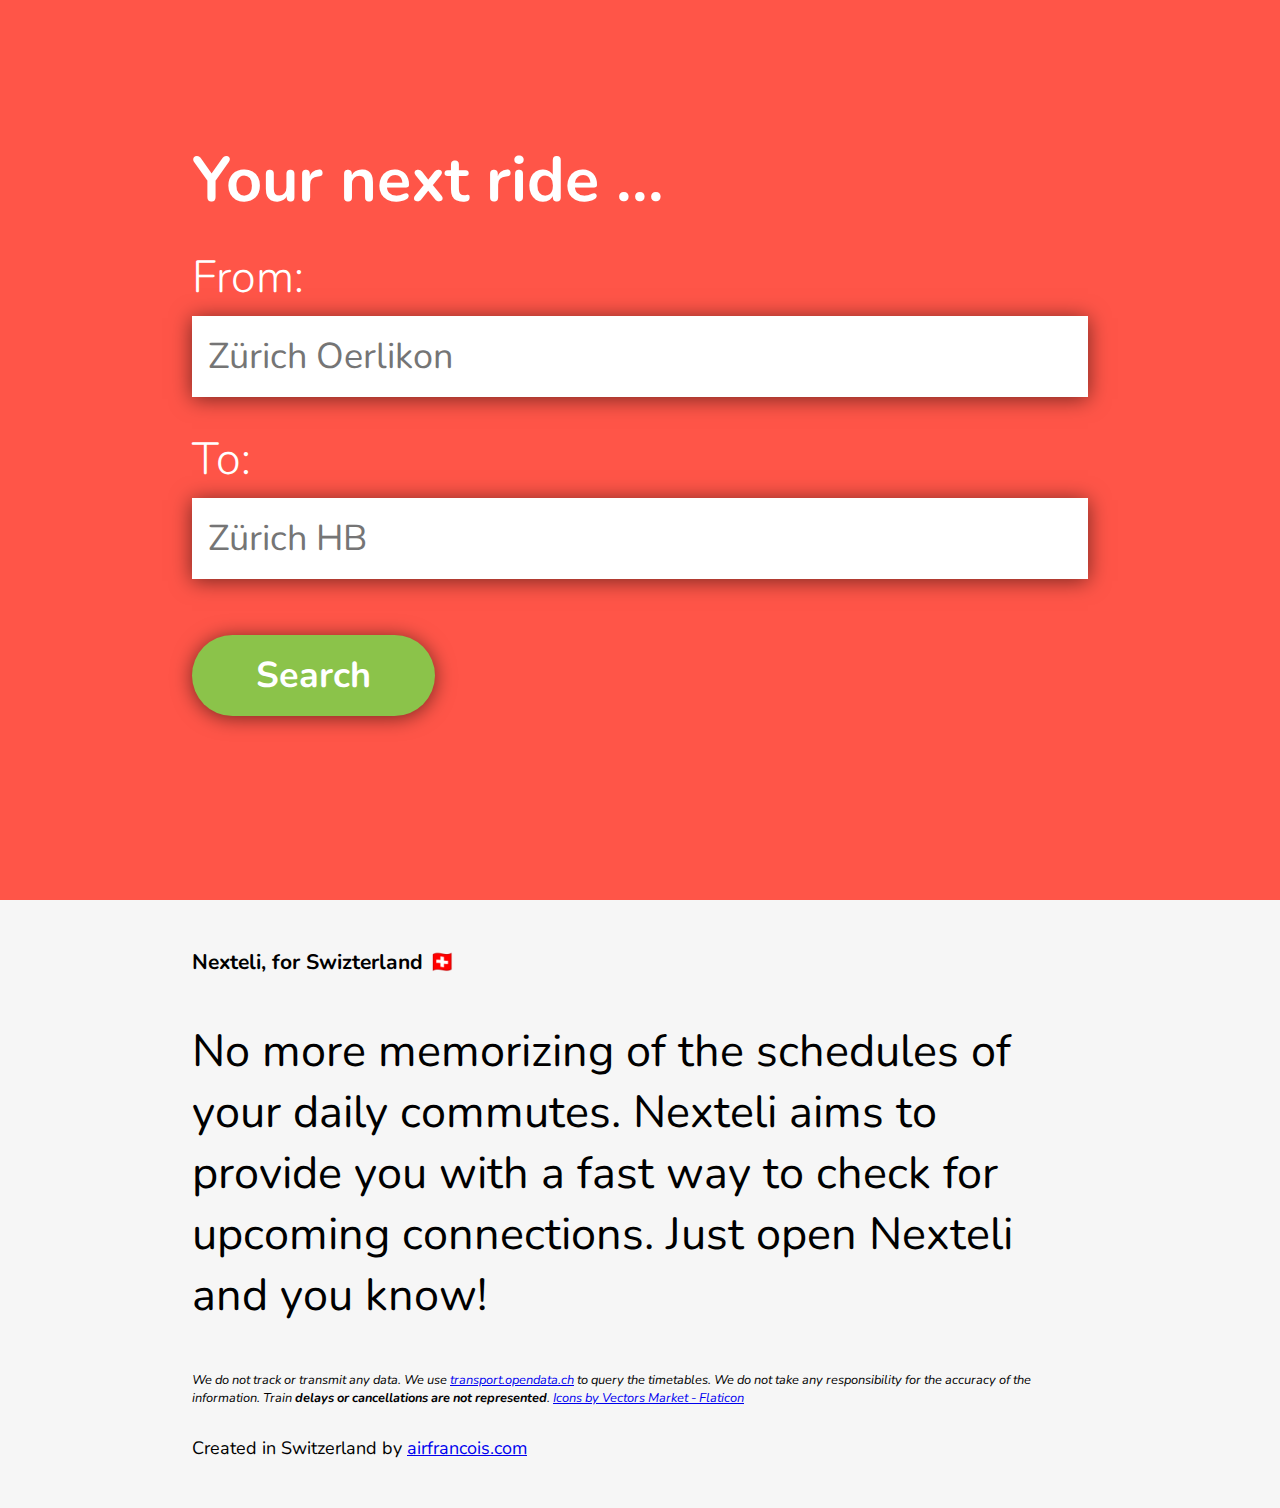
<file: index.html>
<!DOCTYPE html>
<html>
<head>
	<meta charset="utf-8">
	<meta name="viewport" content="user-scalable=no, width=device-width, initial-scale=1.0, maximum-scale=1.0"/>
	<link rel="manifest" href="manifest.webmanifest">
	<link rel="preconnect" href="https://fonts.googleapis.com">
	<link rel="preconnect" href="https://fonts.gstatic.com" crossorigin>
	<link href="https://fonts.googleapis.com/css2?family=Nunito:wght@300;400;900&display=swap" rel="stylesheet">
	<title>Check for your next commute in Switzerland - Nexteli</title>
	<meta name="description" content="Find your next train, tram or bus in Switzerland. Save your daily commutes and have them ready in seconds" />
	<link rel="icon" type="image/png" href="assets/train.png" />
	<link rel="stylesheet" type="text/css" href="styles/app.css">
</head>
<body class="state-search">

<div id="view-search" class="view full-vp-min flex flex-col justify-center bg-red font-white">

	<div class="margin-auto w-content">
		<h1>Your next ride ...</h1>

		<div class="space-lg"></div>

		<form id="form-search">

			<label class="display-block font-300 mb-05-rem">From:</label>
			<input type="text" 
				name="departure"
				placeholder="Zürich Oerlikon"
				class="border-round-8-px bg-white"
				required 
				autocomplete="off">

			<ul
				id="departureCandidatesList" 
				class="ul-no-style mt-05-rem">
			</ul>

			<div
				id="departureNoCandidateAlert"
				class="bg-alert text-center p-2-vmin hidden">
				Could not find any stations!
			</div>

			<div class="space-lg"></div>

			<label class="display-block font-300 mb-05-rem">To:</label>
			<input type="text"
				name="destination" 
				placeholder="Zürich HB"
				class="border-round-8-px bg-white" 
				required
				autocomplete="off">

			<ul
				id="destinationCandidatesList"
				class="ul-no-style mt-05-rem">
			</ul>

			<div id="destinationNoCandidateAlert"
				class="bg-alert text-center p-2-vmin hidden">
				Could not find any stations!
			</div>

			<div class="space-lg-2"></div>
			<button name="submit" class="primary btn-shadow" type="submit">Search</button>
			<div class="space-lg-2"></div>
			<div id="btn-show-connections" class="text-center hidden">
				Go back
				<div class="space-lg-2"></div>
			</div>
		</form>

	</div>

</div>

<div id="view-result" class="view full-vp-min flex flex-col bg-blue">

	<div class="full-vp-min flex flex-col justify-between">
		
		<div>
			<div class="space-lg"></div>
			<div class="margin-auto w-content">
				<h1 class="font-white">Your next ride ...</h1>
			</div>
			<div class="space-lg"></div>

			<ul 
				id="result-list"
				class="ul-no-style">
			</ul>
		</div>

		<div class="w-full flex flex-col justify-center">
			<div class="space-lg"></div>
			<button id="btn-go-form" class="margin-auto w-content bg-blue-light font-white btn-shadow">Add ride</button>
			<div class="space-lg-2"></div>
			<!-- <button id="btn-clear-all" class="warn margin-auto w-content font-white">Clear all rides</button>
			<div class="space-lg"></div> -->
		</div>
	</div>

</div>

<div class="bg-white-light">
	<div class="space-lg-2"></div>
	<div class="w-content margin-auto">

		<h3>Nexteli, for Swizterland 🇨🇭</h3>
		<p class="text-5-vmin">
	 		No more memorizing of the schedules of your daily commutes. Nexteli aims to provide you with a fast way to check for upcoming connections. Just open Nexteli and you know!
		</p>

		<div id="pwa-install-app-container" class="hidden">
			<p class="text-5-vmin">
			For a quick access, add Nexteli to your home screen:
			</p>
			<button id="btn-install-app" class="margin-auto text-5-vmin">
				Add to home screen
			</button>
			<div class="space-lg"></div>
		</div>

		<p class="text-small">
			<i>We do not track or transmit any data. We use <a href="https://transport.opendata.ch" target="_blank">transport.opendata.ch</a> to query the timetables. We do not take any responsibility for the accuracy of the information. Train <b>delays or cancellations are not represented</b>. <a href="https://www.flaticon.com/free-icons/train" title="train icons">Icons by Vectors Market - Flaticon</a></i>
		</p>

		<div class="space-md"></div>
		Created in Switzerland by <a href="https://airfrancois.com" target="_blank">airfrancois.com</a><br>

	</div>
	<div class="space-lg-2"></div>
</div>

<template id="candidate-list-item">
	<li class="candidate-item bg-white font-black p-2-vmin cursor-pointer mb-1px flex flex-row align-center">
		<img src="" alt="" class="candidate-icon"> <span class="candidate-name"></span>
	</li>
</template>

<template id="result-list-item">
	<li 
		class="result-item flex flex-col align-center justify-around mb-8-vmin relative">
		
		<div class="margin-auto w-content flex flex-row justify-between font-700 font-white mb-1-vmin text-4-vmin">
			<div class="result-departure"></div>
			<div>&#x2192;</div>
			<div class="result-destination"></div>
		</div>

		<div class="relative w-full ml-10-per">
			<div 
				class="result-connections-list w-full flex flex-row gap-1vmin overflow-x-auto pr-10-per scroll-smooth">
				<!-- Rendering connection items -->
			</div>
			<div 
				class="connection-nav absolute top-0 right-0 bottom-0 flex flex-col justify-center align-center"
				onclick="onConnectionListNavInput(this, 1)">
				<!-- &#8250; -->
			</div>
			<div 
				class="connection-nav connection-nav-prev absolute top-0 left-0 bottom-0 flex flex-col justify-center align-center"
				onclick="onConnectionListNavInput(this, -1)">
				<!-- &#8249; -->
			</div>
		</div>
	</li>
</template>

<template id="departure-slot-item">
	<departure-slot class="connection-item w-full flex flex-row align-center justify-center font-black unselectable">
		<div class="min-width-25-vmin flex flex-col align-center justify-center pv-5-vmin align-self-stretch bg-white">
			<img src="" class="result-icon mb-1-vmin">
			<div class="result-line font-700"></div>
		</div>
		<div class="flex flex-col text-center text-5-vmin w-55-vmin justify-center pv-5-vmin align-self-stretch bg-white">
			<div class="result-platform"></div>
			<div class="result-duration text-4-vmin"></div>
		</div>
		<div class="min-width-25-vmin text-center flex flex-col justify-center pv-5-vmin align-self-stretch bg-white">
			<div class="result-time font-blue-dark font-700 text-10-vmin"></div>
			<div class="result-departure-time relative" style="left: -2px;"></div>
		</div>
	</departure-slot>
</template>

<script type="text/javascript" src="src/components/departure-slot.js"></script>
<script type="text/javascript" src="src/utils.js"></script>
<script type="text/javascript" src="src/transport.js"></script>
<script type="text/javascript" src="src/view-manager.js"></script>
<script type="text/javascript" src="src/itinerary.js"></script>
<script type="text/javascript" src="src/station-form.js"></script>
<script type="text/javascript" src="src/app.js"></script>

</body>
</html>
</file>
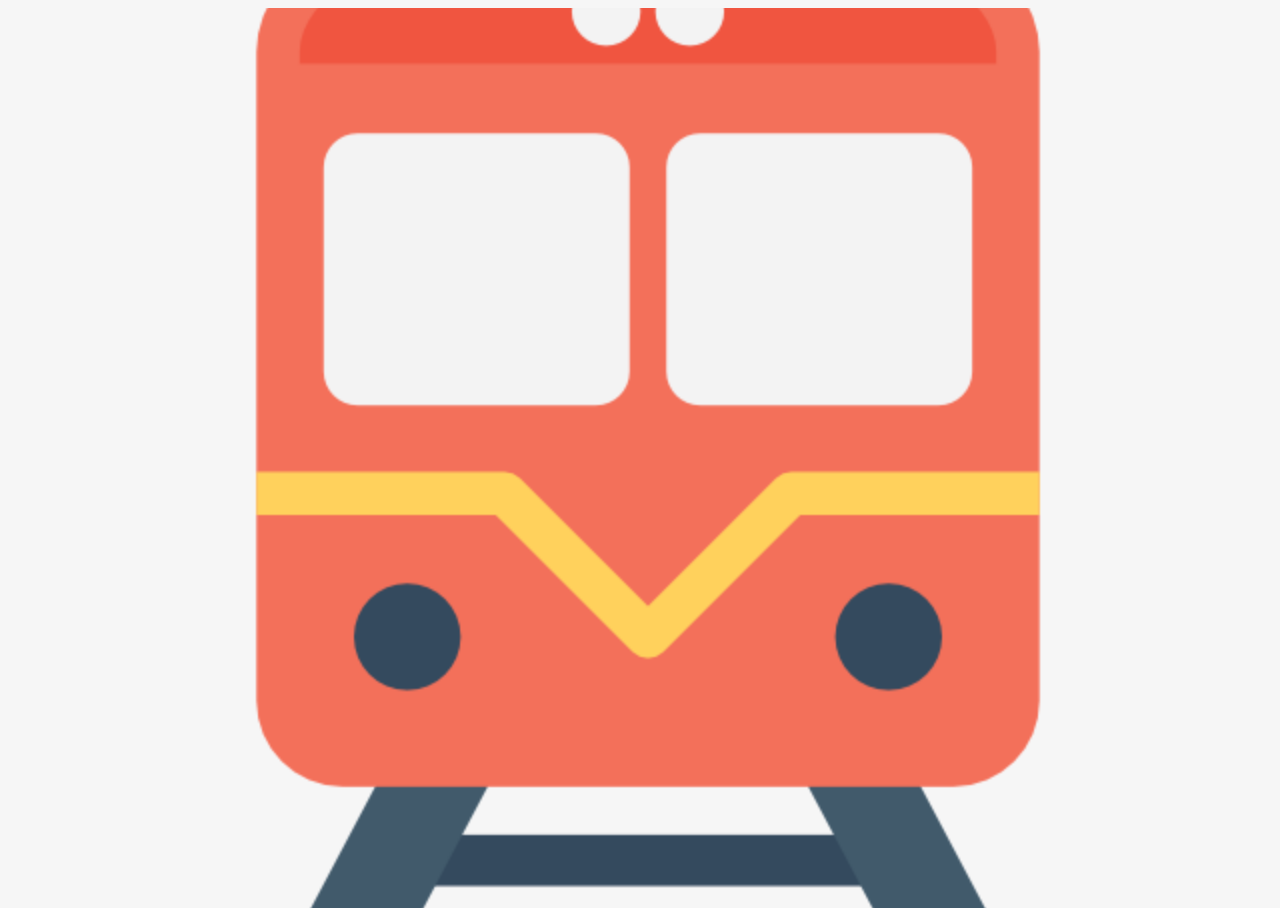
<file: offline.html>
<!DOCTYPE html>
<html lang="en">
  <head>
    <title>Offline</title>
    <meta charset="utf-8">
    <meta http-equiv="X-UA-Compatible" content="IE=edge">
    <meta name="viewport" content="width=device-width, initial-scale=1">
    <meta name="theme-color" content="#3f51b5">
    <link rel="manifest" href="manifest.webmanifest">
    <style>
      html, body {
        width: 100%;
        height: 100%;
        overflow: hidden;
        background: #F6F6F6;
      }
      body {
        font-family: -apple-system, BlinkMacSystemFont, "Segoe UI", Roboto, Helvetica, Arial, sans-serif, "Apple Color Emoji", "Segoe UI Emoji", "Segoe UI Symbol";
        -webkit-font-smoothing: antialiased;
      }
      h1 {
        margin-top: 2rem;
        font-size: 18px;
      }
      img {
        display: block;
        margin-left: auto;
        margin-right: auto;
      }
      h1, div {
        text-align: center;
      }
      .full {
        width: 100%;
        height: 100%;
        overflow: hidden;
      }
      .flex { display: flex; }
      .flex-col { flex-direction: column; }
      .flex-row { flex-direction: row; }
      .justify-center { justify-content: center; }
      .align-center { align-items: center; }
      .logo {
        width: 80%;
      }
    </style>
  </head>
  <body>
    <div class="full flex flex-col justify-center align-center">
      <img class="logo" src="[data-uri]">
      <h1>Oh no, you are offline :(</h1>
    </div>
  </body>
</html>
</file>
<file: styles/app.css>
html, body {
	overflow-x: hidden;
}

body {
	margin: 0;
	padding: 0;
	font-family: 'Nunito', sans-serif;
	font-size: 18px;
	color: #000;
}

* { box-sizing: border-box; }
.absolute { position: absolute; }
.relative { position: relative; }
.top-0 { top: 0; }
.left-0 { left: 0; }
.bottom-0: { bottom: 0; }
.right-0 { right: 0; }
.overflow-x-auto { overflow-x: auto; }
.display-block { display: block; }
.flex { display: flex; }
.flex-col { flex-direction: column; }
.flex-row { flex-direction: row; }
.flex-wrap { flex-wrap: wrap; }
.justify-center { justify-content: center; }
.justify-around { justify-content: space-around; }
.justify-between { justify-content: space-between; }
.align-center { align-items: center; }
.align-self-stretch { align-self: stretch; }
.text-center { text-align: center; }
.gap-1vmin { gap: 1vmin; }
.font-300 { font-weight: 300; }
.font-700 { font-weight: 700; }
.font-800 { font-weight: 800; }
.text-4-vmin { font-size: 4vmin; }
.text-5-vmin { font-size: 5vmin; }
.text-small { font-size: 0.8rem; }
.text-10-vmin { font-size: 10vmin; }
.margin-auto { margin: auto; }
.full-vp-min { width: 100vw; min-height: 100vh; }
.w-80-per { width: 80% }
.w-content { width: 70%; }
.w-full { width: 100%; }
.w-55-vmin { width: 55vmin; }
.min-width-25-vmin { min-width: 25vmin; }
.hidden { display: none; }
.lh-15 { line-height: 1.5 }
.lh-8-vmin { line-height: 8vmin; }
.space-sm { width: 100%; height: 0.5rem; }
.space-md { width: 100%; height: 1rem; }
.space-lg { width: 100%; height: 1.5rem; }
.space-lg-2 { width: 100%; height: 3rem; }
.ul-no-style { list-style: none; padding: 0; margin: 0; }
h1, h2, h3, h4, h5 { margin: 0; padding: 0; }
label { font-size: 5vmin; }
input { width: 100%; border: 0; padding:0; margin: 0; }
.mt-1rem { margin-top: 1rem }
.mt-05-rem { margin-top: 0.5rem; }
.mb-1rem { margin-bottom: 1rem; }
.mb-1-vmin { margin-bottom: 1vmin; }
.mb-3-vmin { margin-bottom: 3vmin; }
.mb-8-vmin { margin-bottom: 8vmin; }
.mb-1px { margin-bottom: 1px; }
.mb-05-rem { margin-bottom: 0.5rem; }
.ml-10-per { margin-left: 10%; }
.pv-5-vmin { padding: 5vmin 0; }
.p-2-vmin { padding: 2vmin; }
.p-5-vmin { padding: 5vmin; }
.pr-10-per { padding-right: 10% };
.border-round-8-px { border-radius: 8px; }
.bg-white { background: #FFFFFF; }
.bg-white-light { background: #F6F6F6; }
.bg-red { background: #ff5548; }
.bg-blue { background: #4763ff; }
.bg-blue-light { background: #2196f3; }
.bg-green { background: #8bc34a; }
.bg-alert { background: #7b0606; }
.font-black { color: #777; }
.font-white { color: #FFF; }
.font-blue-dark { color: #3f51b5; }
.cursor-pointer { cursor: pointer; }
.scroll-smooth { scroll-behavior: smooth; }
.unselectable { user-select: none; }

h1 {
	font-size: 7vmin;
}

button, input {
	padding: 1rem;
	font-size: 4vmin;
	font-family: 'Nunito', sans-serif;
}

input {
	box-shadow: 0px 2px 20px 0px rgb(0 0 0 / 54%);
}

button {
	cursor: pointer;
	border: 0;
	background: none;
	padding-left: 4rem;
	padding-right: 4rem;
	border-radius: 50px;
	font-weight: 700;
	box-shadow: 0px 2px 20px 0px rgb(0 0 0 / 54%);
}

.box-shadow-1, .btn-shadow {
	box-shadow: 0px 2px 20px 0px rgb(0 0 0 / 54%);
}

.primary {
	color: #FFF;
	background: #8bc34a;
}

.warn {
	color: #FFF;
	background: #ff9800;
}

.state-result .state-result-hidden {
	display: none;
}

.candidate-item {
	margin: 1px;
}

.candidate-item:hover {
	background: #ffc107;
	color: #FFF;
}

.candidate-icon {
	width: 4vmin;
	margin-right: 5vmin;
}

.connection-nav {
	width: 20vmin;
	height: 100%;
}

.result-icon {
	width: 12vmin;
}

.connection-item {
	margin-right: 1vmin;
}

.btn-remove-itinererary {
	padding: 0 5vmin;
	font-size: 10vmin;
	background: #ff847b;
}

@media(max-width: 700px) {
	button {
		width: 100%;
	}

	button, input {
		font-size: 6vmin;
	}

	.w-content { width: 90%; }

	.candidate-item {
   	font-size: 0.8rem;
  }

}
}
</file>
